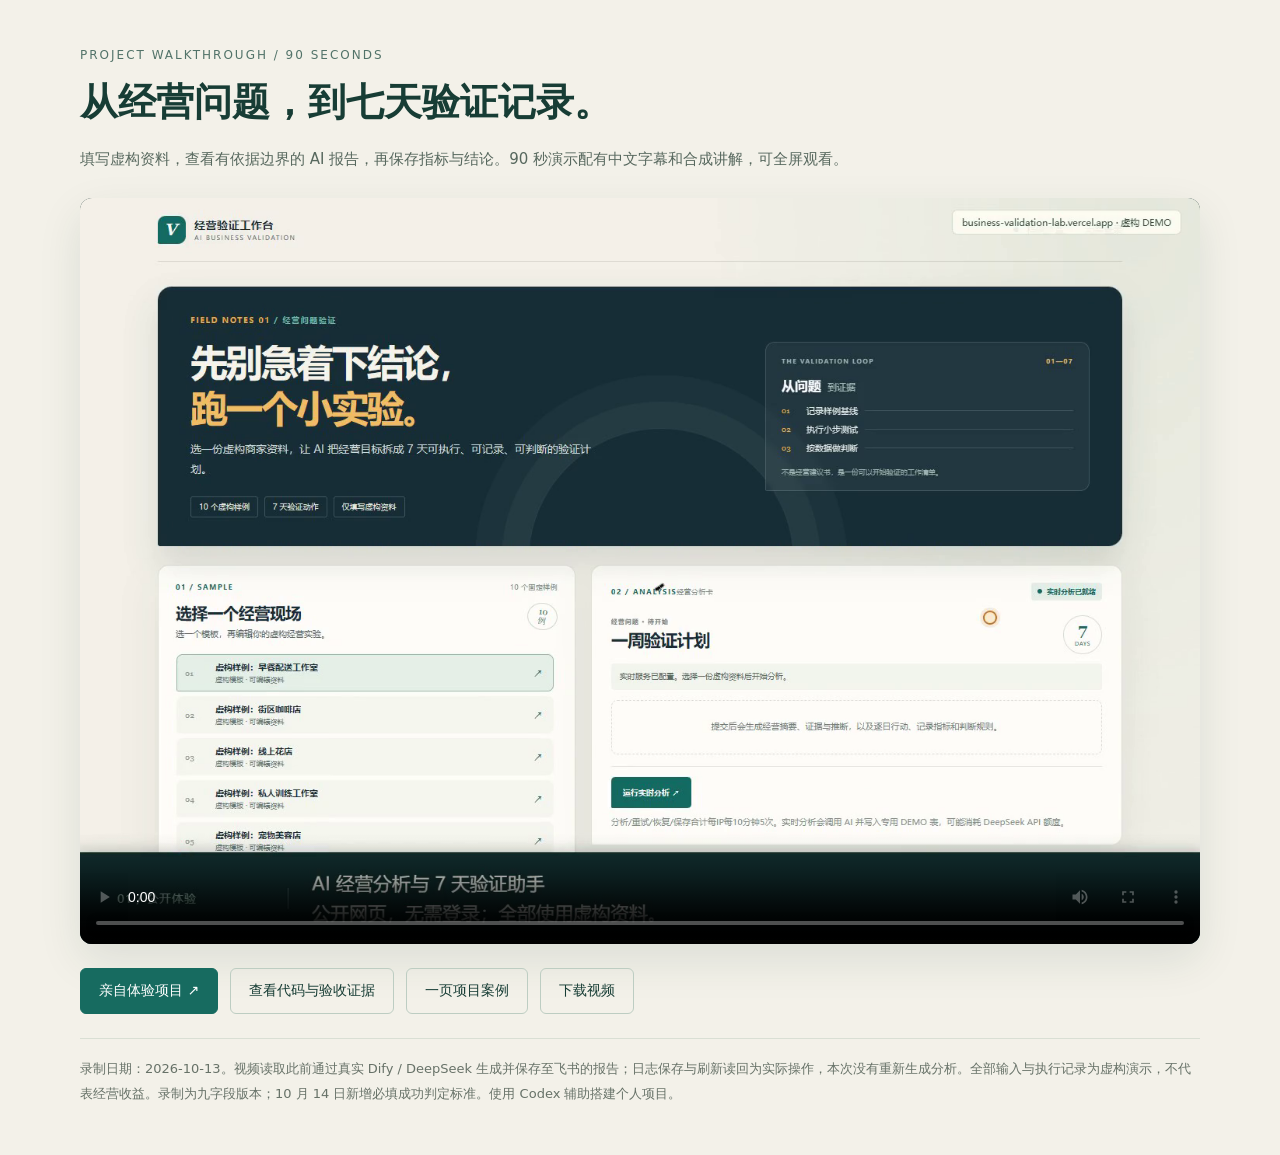
<file: static/demo/index.html>
<!doctype html>
<html lang="zh-CN">
  <head>
    <meta charset="utf-8">
    <meta name="viewport" content="width=device-width, initial-scale=1">
    <meta name="theme-color" content="#102c2b">
    <meta name="description" content="90 秒了解 AI 经营分析与七天验证：填写虚构资料、读取真实报告、保存日志并刷新恢复。">
    <title>90 秒项目演示 · AI 经营分析与 7 天验证助手</title>
    <style>
      :root { color-scheme: light; font-family: "Microsoft YaHei", "PingFang SC", system-ui, sans-serif; color: #173d35; background: #f3f1e9; }
      * { box-sizing: border-box; }
      body { margin: 0; }
      main { width: min(1120px, calc(100% - 40px)); margin: 48px auto; }
      .kicker { margin: 0 0 14px; color: #527369; font-size: 12px; letter-spacing: 2px; }
      h1 { margin: 0 0 16px; font-size: clamp(25px, 4vw, 38px); line-height: 1.4; }
      .intro { max-width: 780px; margin: 0 0 24px; font-size: 15px; line-height: 1.9; color: #57685e; }
      video { display: block; width: 100%; aspect-ratio: 3 / 2; background: #102c2b; border-radius: 12px; box-shadow: 0 16px 44px #173d351a; }
      .actions { display: flex; flex-wrap: wrap; gap: 12px; margin: 24px 0; }
      .actions a { display: inline-flex; align-items: center; justify-content: center; min-height: 46px; padding: 11px 18px; border: 1px solid #bdcdc2; border-radius: 6px; text-decoration: none; color: #173d35; font-size: 14px; }
      .actions .primary { background: #176b60; border-color: #176b60; color: white; }
      a:focus-visible, video:focus-visible { outline: 3px solid #bd802d; outline-offset: 4px; }
      .note { margin: 0; padding-top: 18px; border-top: 1px solid #d9dfd4; color: #677268; font-size: 13px; line-height: 1.9; }
      @media (max-width: 600px) { main { width: calc(100% - 28px); margin: 30px auto; } .actions a { flex: 1 1 auto; } video { border-radius: 7px; } }
    </style>
  </head>
  <body>
    <main>
      <p class="kicker">PROJECT WALKTHROUGH / 90 SECONDS</p>
      <h1>从经营问题，到七天验证记录。</h1>
      <p class="intro">填写虚构资料，查看有依据边界的 AI 报告，再保存指标与结论。90 秒演示配有中文字幕和合成讲解，可全屏观看。</p>
      <video controls playsinline preload="metadata" poster="/static/demo/demo-poster.png" aria-label="AI 经营分析与七天验证助手，90 秒操作演示">
        <source src="/static/demo/project-demo.mp4" type="video/mp4">
        <track kind="captions" src="/static/demo/project-demo.vtt" srclang="zh-CN" label="中文讲解字幕">
        你的浏览器无法播放视频，请下载 MP4 后观看。
      </video>
      <nav class="actions" aria-label="体验与资料">
        <a class="primary" href="/">亲自体验项目 ↗</a>
        <a href="https://github.com/Heart727/business-validation-lab">查看代码与验收证据</a>
        <a href="/static/demo/project-case.pdf">一页项目案例</a>
        <a href="/static/demo/project-demo.mp4" download="AI经营分析_90秒演示.mp4">下载视频</a>
      </nav>
      <p class="note">录制日期：2026-10-13。视频读取此前通过真实 Dify / DeepSeek 生成并保存至飞书的报告；日志保存与刷新读回为实际操作，本次没有重新生成分析。全部输入与执行记录为虚构演示，不代表经营收益。录制为九字段版本；10 月 14 日新增必填成功判定标准。使用 Codex 辅助搭建个人项目。</p>
    </main>
  </body>
</html>
</file>
